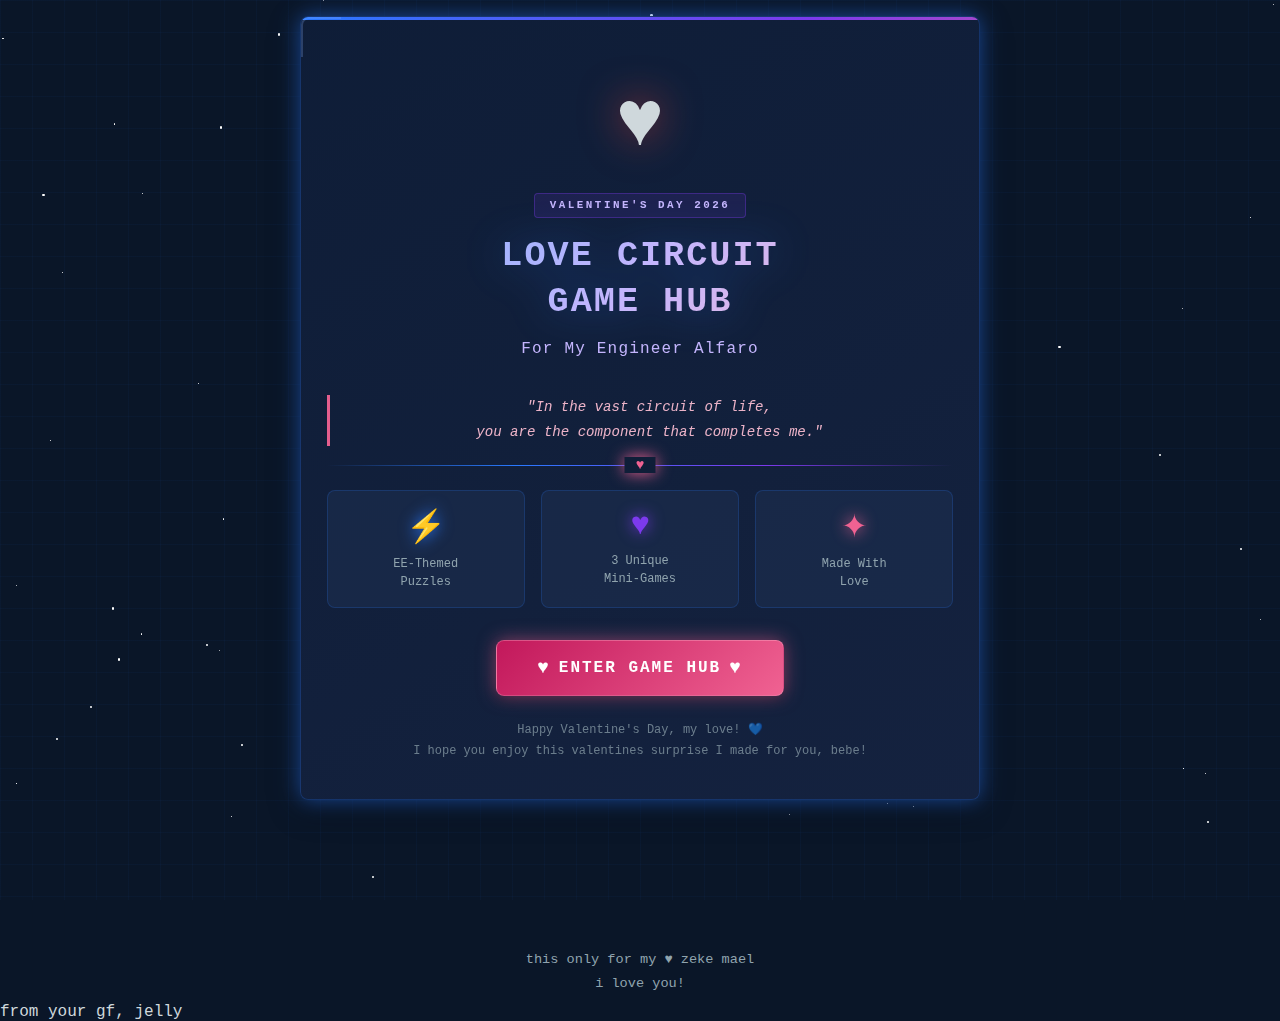
<file: index.html>
<!DOCTYPE html>
<html lang="en">
<head>
<meta charset="UTF-8">
<meta name="viewport" content="width=device-width,initial-scale=1,maximum-scale=1">
<title>💙 Valentine's Game Hub 💜</title>
<link rel="stylesheet" href="style.css">
</head>
<body>
<div id="stars"></div>
<div id="fhearts"></div>

<!-- Pixel Scene at Bottom -->
<!-- <div id="pixel-scene">
  <div class="grass"></div>
  <div class="ground"></div>
  <div id="pixel-chars"></div>
  <div class="house" id="pixel-house"></div>
</div> -->

<div id="app">

<!-- ══════════════════════════════════════
     WELCOME / LANDING
══════════════════════════════════════ -->
<div id="s-welcome" class="screen active">
  <div class="panel">
    <div class="welcome-hero">
      <span class="hero-heart">♥</span>
      <div class="badge v">Valentine's Day 2026</div>
      <h1 class="title">Love Circuit<br>Game Hub</h1>
      <p class="subtitle">For My Engineer Alfaro</p>
    </div>
    
    <p class="love-msg">
      "In the vast circuit of life,<br>
      you are the component that completes me."
    </p>
    
    <div class="divider"></div>
    
    <div class="feature-grid">
      <div class="feature">
        <span class="feature-icon" style="color:var(--blue)">⚡</span>
        <div class="feature-text">EE-Themed<br>Puzzles</div>
      </div>
      <div class="feature">
        <span class="feature-icon" style="color:var(--vio)">♥</span>
        <div class="feature-text">3 Unique<br>Mini-Games</div>
      </div>
      <div class="feature">
        <span class="feature-icon" style="color:var(--pink)">✦</span>
        <div class="feature-text">Made With<br>Love</div>
      </div>
    </div>
    
    <div style="text-align:center;margin-top:2rem">
      <button class="btn lg p" onclick="enterHub()">
        <span style="font-size:1.2rem">♥</span>
        Enter Game Hub
        <span style="font-size:1.2rem">♥</span>
      </button>
    </div>
    
    <p style="margin-top:1.5rem;font-size:.75rem;opacity:.7">
      Happy Valentine's Day, my love! 💙
      <br>
      I hope you enjoy this valentines surprise I made for you, bebe!
    </p>
  </div>
</div>

<!-- ══════════════════════════════════════
     HUB
══════════════════════════════════════ -->
<div id="s-hub" class="screen">
  <div class="panel" style="text-align:center;margin-bottom:1rem">
    <div class="badge">Game Selection</div>
    <h1 class="title">Choose Your<br>Adventure</h1>
    <p class="subtitle">3 Ways to Show My Love</p>
  </div>

  <div class="game-grid">
    <div class="gcard" onclick="launch('a')">
      <div class="gcard-num">GAME 01</div>
      <div class="gcard-top">
        <div class="gcard-ico">⚡</div>
        <div>
          <div class="gcard-name">Circuit Connect</div>
          <div class="gcard-desc">Wire the pathways to power our love</div>
        </div>
      </div>
      <div class="gcard-tags">
        <span class="tag">EE Puzzle</span>
        <span class="tag">3 Rounds</span>
        <span class="tag">Logic</span>
      </div>
      <div class="gcard-bar"></div>
    </div>

    <div class="gcard" onclick="launch('b')">
      <div class="gcard-num">GAME 02</div>
      <div class="gcard-top">
        <div class="gcard-ico">⛏</div>
        <div>
          <div class="gcard-name">Heart Collector</div>
          <div class="gcard-desc">Catch falling hearts in pixel style</div>
        </div>
      </div>
      <div class="gcard-tags">
        <span class="tag">Arcade</span>
        <span class="tag">Reflex</span>
        <span class="tag">Minecraft</span>
      </div>
      <div class="gcard-bar"></div>
    </div>

    <div class="gcard" onclick="launch('c')">
      <div class="gcard-num">GAME 03</div>
      <div class="gcard-top">
        <div class="gcard-ico">◉</div>
        <div>
          <div class="gcard-name">Memory Match</div>
          <div class="gcard-desc">Pair EE symbols and Valentine icons</div>
        </div>
      </div>
      <div class="gcard-tags">
        <span class="tag">Memory</span>
        <span class="tag">Card Flip</span>
        <span class="tag">Brain</span>
      </div>
      <div class="gcard-bar"></div>
    </div>
  </div>
  
  <div class="back-row">
    <button class="btn sm v" onclick="goWelcome()">← Back</button>
  </div>
</div>

<!-- ══════════════════════════════════════
     GAME A — CIRCUIT
══════════════════════════════════════ -->
<div id="s-a" class="screen">
<div class="panel">
  <div style="text-align:center"><div class="badge">GAME 01 — Circuit Puzzle</div></div>
  <div class="rdots">
    <div class="rdot cur" id="rd0"></div>
    <div class="rdot" id="rd1"></div>
    <div class="rdot" id="rd2"></div>
  </div>
  <div id="ca-rtitle" style="text-align:center;color:var(--blue-l);font-size:.85rem;font-weight:700;letter-spacing:1.3px;margin-bottom:.4rem"></div>
  <div class="vbar-wrap"><div class="vbar-fill" id="ca-vf"></div><div class="vbar-lbl" id="ca-vl">0% ⚡</div></div>
  <div class="stats">
    <div class="stat"><b id="ca-sc">0</b>Score</div>
    <div class="stat"><b id="ca-ok">0</b>Connected</div>
    <div class="stat"><b id="ca-er">0</b>Errors</div>
  </div>
  <div class="instr" id="ca-ins"></div>
  <div id="ca-board" style="margin:.5rem 0"></div>
  <div style="font-size:.68rem;color:var(--dim);text-align:center;letter-spacing:1px;text-transform:uppercase;margin-top:.8rem;font-weight:600">Wire Tray — Pick & Click Slot</div>
  <div class="wtray" id="ca-tray"></div>
  <div class="fb" id="ca-fb"></div>
  <div class="back-row">
    <button class="btn sm" onclick="goHub()">← Hub</button>
  </div>
</div>
</div>

<!-- ══════════════════════════════════════
     GAME B — CATCHER
══════════════════════════════════════ -->
<div id="s-b" class="screen">
<div class="panel">
  <div style="text-align:center"><div class="badge">GAME 02 — Heart Collector</div></div>
  <div class="stats">
    <div class="stat"><b id="cb-sc">0</b>Score</div>
    <div class="stat"><b id="cb-ht">0</b>Caught</div>
    <div class="stat"><b id="cb-lv">1</b>Level</div>
  </div>
  <div class="lives" id="cb-lives"></div>
  <canvas id="cb-canvas" width="520" height="360"></canvas>
  <div class="thint">📱 Touch/Drag · 🖱️ Mouse · ⌨️ Arrow Keys</div>
  <div class="stats" style="margin-top:.6rem">
    <div class="stat"><b id="cb-bl">0</b>Blue ♥</div>
    <div class="stat"><b id="cb-vi">0</b>Violet ♥</div>
    <div class="stat"><b id="cb-pk">0</b>Pink ♥</div>
  </div>
  <div class="back-row">
    <button class="btn sm" onclick="goHub()">← Hub</button>
    <button class="btn sm v" id="cb-rbtn" onclick="cbInit()" style="display:none">↺ Restart</button>
  </div>
</div>
</div>

<!-- ══════════════════════════════════════
     GAME C — MEMORY
══════════════════════════════════════ -->
<div id="s-c" class="screen">
<div class="panel">
  <div style="text-align:center"><div class="badge">GAME 03 — Memory Match</div></div>
  <div class="stats">
    <div class="stat"><b id="cm-mv">0</b>Moves</div>
    <div class="stat"><b id="cm-pr">0</b>/<b id="cm-tt">8</b> Pairs</div>
    <div class="stat"><b id="cm-tm">0s</b>Time</div>
  </div>
  <div style="text-align:center;margin-bottom:.4rem">
    <div style="font-size:.68rem;color:var(--dim);letter-spacing:1.2px;margin-bottom:.5rem;font-weight:600">DIFFICULTY</div>
    <div class="diff-row">
      <div class="dbtn on" id="d-easy" onclick="setDiff('easy')">Easy (4×4)</div>
      <div class="dbtn" id="d-hard" onclick="setDiff('hard')">Hard (5×4)</div>
    </div>
  </div>
  <div id="cm-grid"></div>
  <div class="fb" id="cm-fb"></div>
  <div class="back-row">
    <button class="btn sm" onclick="goHub()">← Hub</button>
    <button class="btn sm v" onclick="cmInit()">↺ Restart</button>
  </div>
</div>
</div>

<!-- ══════════════════════════════════════
     WIN
══════════════════════════════════════ -->
<div id="s-win" class="screen">
<div class="panel" style="text-align:center">
  <div class="badge p" id="win-badge">Complete! ♥</div>
  <span class="big-heart">♥</span>
  <h1 class="title" id="win-title">You Complete<br>My Circuit</h1>
  <div><div class="win-score">
    <div class="sv" id="win-sv">0</div>
    <div class="sl" id="win-sl">POINTS</div>
  </div></div>
  <div class="divider"></div>
  <div class="win-msg" id="win-msg">Happy Valentine's Day, my love!</div>
  <div class="back-row">
    <button class="btn" onclick="goHub()">← Game Hub</button>
    <button class="btn v" id="win-again">↺ Play Again</button>
  </div>
</div>
</div>

</div><!-- /app -->

<script src="script.js"></script>
</body>

<footer class="valentine-footer">
  <p class="love-text">
    this only for my <span class="floating-heart">♥</span> zeke mael <br>i love you! </p>
  <div class="social-mini">
    <!-- <span>From your favorite post workout pic viewer 🏋️, cheerleader 🏀, and Minecraft adventurer ⛏️  -->
      <!-- <br><br>  -->
    from your gf, jelly</span>
  </div>
</footer>
</html>
</file>
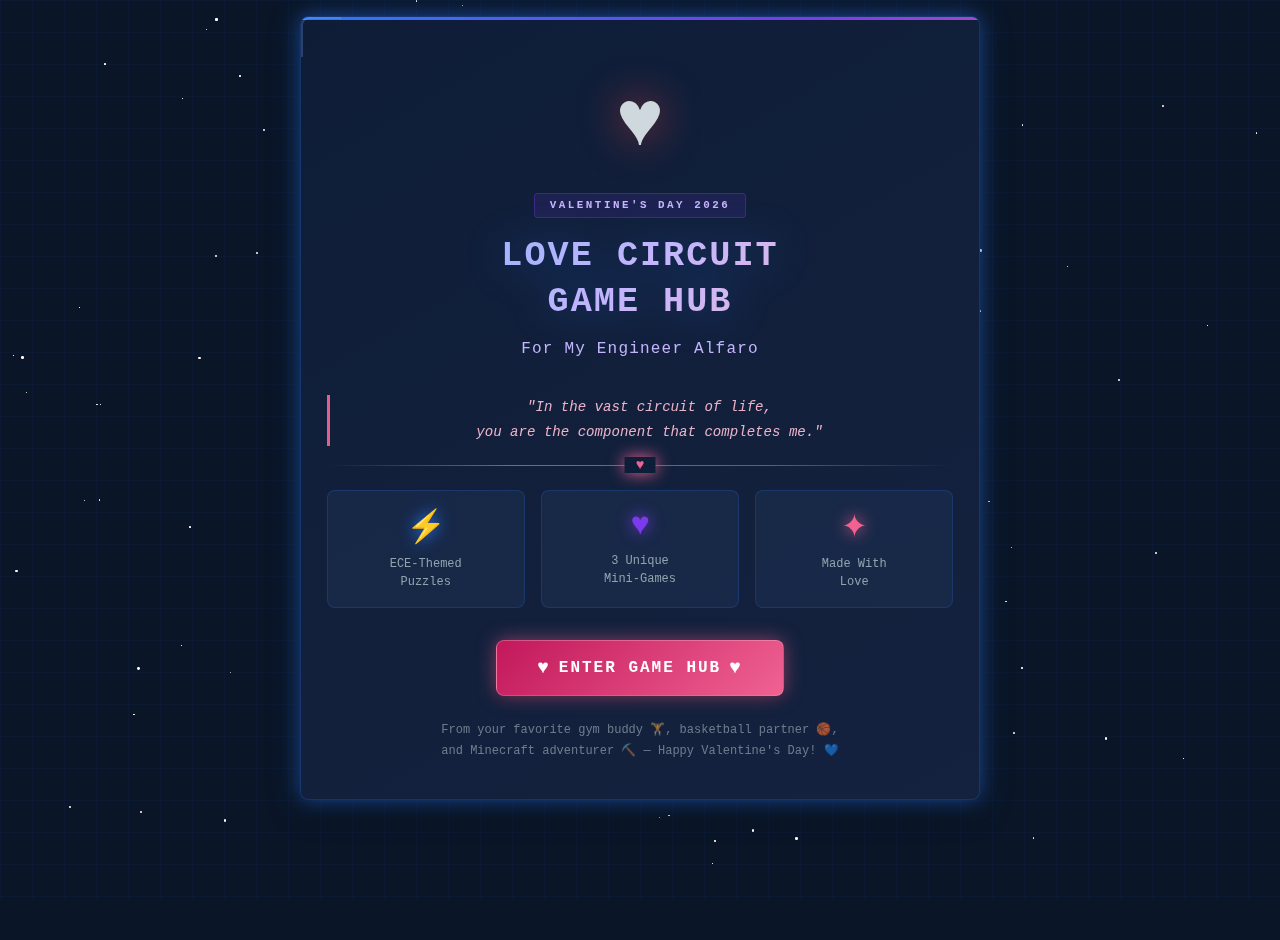
<file: valentines-game-hub-v2.html>
<!DOCTYPE html>
<html lang="en">
<head>
<meta charset="UTF-8">
<meta name="viewport" content="width=device-width,initial-scale=1,maximum-scale=1">
<title>💙 Valentine's Game Hub 💜</title>
<link rel="stylesheet" href="style.css">
</head>
<body>
<div id="stars"></div>
<div id="fhearts"></div>

<!-- Pixel Scene at Bottom -->
<!-- <div id="pixel-scene">
  <div class="grass"></div>
  <div class="ground"></div>
  <div id="pixel-chars"></div>
  <div class="house" id="pixel-house"></div>
</div> -->

<div id="app">

<!-- ══════════════════════════════════════
     WELCOME / LANDING
══════════════════════════════════════ -->
<div id="s-welcome" class="screen active">
  <div class="panel">
    <div class="welcome-hero">
      <span class="hero-heart">♥</span>
      <div class="badge v">Valentine's Day 2026</div>
      <h1 class="title">Love Circuit<br>Game Hub</h1>
      <p class="subtitle">For My Engineer Alfaro</p>
    </div>
    
    <p class="love-msg">
      "In the vast circuit of life,<br>
      you are the component that completes me."
    </p>
    
    <div class="divider"></div>
    
    <div class="feature-grid">
      <div class="feature">
        <span class="feature-icon" style="color:var(--blue)">⚡</span>
        <div class="feature-text">ECE-Themed<br>Puzzles</div>
      </div>
      <div class="feature">
        <span class="feature-icon" style="color:var(--vio)">♥</span>
        <div class="feature-text">3 Unique<br>Mini-Games</div>
      </div>
      <div class="feature">
        <span class="feature-icon" style="color:var(--pink)">✦</span>
        <div class="feature-text">Made With<br>Love</div>
      </div>
    </div>
    
    <div style="text-align:center;margin-top:2rem">
      <button class="btn lg p" onclick="enterHub()">
        <span style="font-size:1.2rem">♥</span>
        Enter Game Hub
        <span style="font-size:1.2rem">♥</span>
      </button>
    </div>
    
    <p style="margin-top:1.5rem;font-size:.75rem;opacity:.7">
      From your favorite gym buddy 🏋️, basketball partner 🏀,<br>
      and Minecraft adventurer ⛏️ — Happy Valentine's Day! 💙
    </p>
  </div>
</div>

<!-- ══════════════════════════════════════
     HUB
══════════════════════════════════════ -->
<div id="s-hub" class="screen">
  <div class="panel" style="text-align:center;margin-bottom:1rem">
    <div class="badge">Game Selection</div>
    <h1 class="title">Choose Your<br>Adventure</h1>
    <p class="subtitle">3 Ways to Show My Love</p>
  </div>

  <div class="game-grid">
    <div class="gcard" onclick="launch('a')">
      <div class="gcard-num">GAME 01</div>
      <div class="gcard-top">
        <div class="gcard-ico">⚡</div>
        <div>
          <div class="gcard-name">Circuit Connect</div>
          <div class="gcard-desc">Wire the pathways to power our love</div>
        </div>
      </div>
      <div class="gcard-tags">
        <span class="tag">ECE Puzzle</span>
        <span class="tag">3 Rounds</span>
        <span class="tag">Logic</span>
      </div>
      <div class="gcard-bar"></div>
    </div>

    <div class="gcard" onclick="launch('b')">
      <div class="gcard-num">GAME 02</div>
      <div class="gcard-top">
        <div class="gcard-ico">⛏</div>
        <div>
          <div class="gcard-name">Heart Collector</div>
          <div class="gcard-desc">Catch falling hearts in pixel style</div>
        </div>
      </div>
      <div class="gcard-tags">
        <span class="tag">Arcade</span>
        <span class="tag">Reflex</span>
        <span class="tag">Minecraft</span>
      </div>
      <div class="gcard-bar"></div>
    </div>

    <div class="gcard" onclick="launch('c')">
      <div class="gcard-num">GAME 03</div>
      <div class="gcard-top">
        <div class="gcard-ico">◉</div>
        <div>
          <div class="gcard-name">Memory Match</div>
          <div class="gcard-desc">Pair ECE symbols and Valentine icons</div>
        </div>
      </div>
      <div class="gcard-tags">
        <span class="tag">Memory</span>
        <span class="tag">Card Flip</span>
        <span class="tag">Brain</span>
      </div>
      <div class="gcard-bar"></div>
    </div>
  </div>
  
  <div class="back-row">
    <button class="btn sm v" onclick="goWelcome()">← Back</button>
  </div>
</div>

<!-- ══════════════════════════════════════
     GAME A — CIRCUIT
══════════════════════════════════════ -->
<div id="s-a" class="screen">
<div class="panel">
  <div style="text-align:center"><div class="badge">GAME 01 — Circuit Puzzle</div></div>
  <div class="rdots">
    <div class="rdot cur" id="rd0"></div>
    <div class="rdot" id="rd1"></div>
    <div class="rdot" id="rd2"></div>
  </div>
  <div id="ca-rtitle" style="text-align:center;color:var(--blue-l);font-size:.85rem;font-weight:700;letter-spacing:1.3px;margin-bottom:.4rem"></div>
  <div class="vbar-wrap"><div class="vbar-fill" id="ca-vf"></div><div class="vbar-lbl" id="ca-vl">0% ⚡</div></div>
  <div class="stats">
    <div class="stat"><b id="ca-sc">0</b>Score</div>
    <div class="stat"><b id="ca-ok">0</b>Connected</div>
    <div class="stat"><b id="ca-er">0</b>Errors</div>
  </div>
  <div class="instr" id="ca-ins"></div>
  <div id="ca-board" style="margin:.5rem 0"></div>
  <div style="font-size:.68rem;color:var(--dim);text-align:center;letter-spacing:1px;text-transform:uppercase;margin-top:.8rem;font-weight:600">Wire Tray — Pick & Click Slot</div>
  <div class="wtray" id="ca-tray"></div>
  <div class="fb" id="ca-fb"></div>
  <div class="back-row">
    <button class="btn sm" onclick="goHub()">← Hub</button>
  </div>
</div>
</div>

<!-- ══════════════════════════════════════
     GAME B — CATCHER
══════════════════════════════════════ -->
<div id="s-b" class="screen">
<div class="panel">
  <div style="text-align:center"><div class="badge">GAME 02 — Heart Collector</div></div>
  <div class="stats">
    <div class="stat"><b id="cb-sc">0</b>Score</div>
    <div class="stat"><b id="cb-ht">0</b>Caught</div>
    <div class="stat"><b id="cb-lv">1</b>Level</div>
  </div>
  <div class="lives" id="cb-lives"></div>
  <canvas id="cb-canvas" width="520" height="360"></canvas>
  <div class="thint">📱 Touch/Drag · 🖱️ Mouse · ⌨️ Arrow Keys</div>
  <div class="stats" style="margin-top:.6rem">
    <div class="stat"><b id="cb-bl">0</b>Blue ♥</div>
    <div class="stat"><b id="cb-vi">0</b>Violet ♥</div>
    <div class="stat"><b id="cb-pk">0</b>Pink ♥</div>
  </div>
  <div class="back-row">
    <button class="btn sm" onclick="goHub()">← Hub</button>
    <button class="btn sm v" id="cb-rbtn" onclick="cbInit()" style="display:none">↺ Restart</button>
  </div>
</div>
</div>

<!-- ══════════════════════════════════════
     GAME C — MEMORY
══════════════════════════════════════ -->
<div id="s-c" class="screen">
<div class="panel">
  <div style="text-align:center"><div class="badge">GAME 03 — Memory Match</div></div>
  <div class="stats">
    <div class="stat"><b id="cm-mv">0</b>Moves</div>
    <div class="stat"><b id="cm-pr">0</b>/<b id="cm-tt">8</b> Pairs</div>
    <div class="stat"><b id="cm-tm">0s</b>Time</div>
  </div>
  <div style="text-align:center;margin-bottom:.4rem">
    <div style="font-size:.68rem;color:var(--dim);letter-spacing:1.2px;margin-bottom:.5rem;font-weight:600">DIFFICULTY</div>
    <div class="diff-row">
      <div class="dbtn on" id="d-easy" onclick="setDiff('easy')">Easy (4×4)</div>
      <div class="dbtn" id="d-hard" onclick="setDiff('hard')">Hard (5×4)</div>
    </div>
  </div>
  <div id="cm-grid"></div>
  <div class="fb" id="cm-fb"></div>
  <div class="back-row">
    <button class="btn sm" onclick="goHub()">← Hub</button>
    <button class="btn sm v" onclick="cmInit()">↺ Restart</button>
  </div>
</div>
</div>

<!-- ══════════════════════════════════════
     WIN
══════════════════════════════════════ -->
<div id="s-win" class="screen">
<div class="panel" style="text-align:center">
  <div class="badge p" id="win-badge">Complete! ♥</div>
  <span class="big-heart">♥</span>
  <h1 class="title" id="win-title">You Complete<br>My Circuit</h1>
  <div><div class="win-score">
    <div class="sv" id="win-sv">0</div>
    <div class="sl" id="win-sl">POINTS</div>
  </div></div>
  <div class="divider"></div>
  <div class="win-msg" id="win-msg">Happy Valentine's Day, my love!</div>
  <div class="back-row">
    <button class="btn" onclick="goHub()">← Game Hub</button>
    <button class="btn v" id="win-again">↺ Play Again</button>
  </div>
</div>
</div>

</div><!-- /app -->

<script src="script.js"></script>
</body>
</html>
</file>
<file: style.css>
/* ═══════════════════════════════════════════
   TOKENS
═══════════════════════════════════════════ */
:root{
  --B1:#0a1628; --B2:#0f1e38; --B3:#152340; --B4:#1c2e50;
  --blue:#2979ff; --blue-l:#82b1ff; --blue-d:#0d47a1; --blue-xl:#e3f2fd;
  --vio:#7c3aed;  --vio-l:#c4b5fd;  --vio-d:#4c1d95;
  --pink:#f06292; --pink-l:#f8bbd0; --pink-d:#c2185b;
  --red:#f44336;  --gold:#ffd54f;
  --txt:#cfd8dc;  --dim:#546e7a;  --dim2:#90a4ae;
  --gB:0 0 22px #2979ff88; --gV:0 0 22px #7c3aed88;
  --gP:0 0 18px #f0629288; --gR:0 0 16px #f4433688;
  --r:8px; --font:'Courier New',monospace;
}
*,*::before,*::after{box-sizing:border-box;margin:0;padding:0}
html{height:100%}
body{
  min-height:100vh;background:var(--B1);
  color:var(--txt);font-family:var(--font);
  overflow-x:hidden;-webkit-tap-highlight-color:transparent;
}

/* ═══════════════════════════════════════════
   ANIMATED BG GRID
═══════════════════════════════════════════ */
body::before{
  content:'';position:fixed;inset:0;z-index:0;
  background-image:
    linear-gradient(rgba(41,121,255,.04) 1px,transparent 1px),
    linear-gradient(90deg,rgba(41,121,255,.04) 1px,transparent 1px);
  background-size:32px 32px;
  animation:bgScroll 20s linear infinite;pointer-events:none;
}
@keyframes bgScroll{0%{background-position:0 0}100%{background-position:32px 32px}}

/* Stars */
#stars{position:fixed;inset:0;z-index:0;pointer-events:none;overflow:hidden}
.star{
  position:absolute;border-radius:50%;background:#fff;
  animation:twinkle var(--d,3s) ease-in-out infinite alternate;
  animation-delay:var(--dl,0s);
}
@keyframes twinkle{from{opacity:.03;transform:scale(.8)}to{opacity:.85;transform:scale(1.1)}}

/* Floating hearts */
#fhearts{position:fixed;inset:0;z-index:0;pointer-events:none;overflow:hidden}
.fh{
  position:absolute;bottom:-2rem;opacity:0;
  left:var(--x);font-size:var(--fs,1.1rem);
  animation:floatUp var(--dur,10s) linear infinite;
  animation-delay:var(--dl,0s);filter:drop-shadow(0 0 6px currentColor);
}
@keyframes floatUp{
  0%{transform:translateY(0) rotate(-10deg) scale(.6);opacity:0}
  6%{opacity:.7}88%{opacity:.25}
  100%{transform:translateY(-105vh) rotate(10deg) scale(1.1);opacity:0}
}

/* ═══════════════════════════════════════════
   PIXEL SCENE AT BOTTOM
═══════════════════════════════════════════ */
#pixel-scene{
  position:fixed;bottom:0;left:0;right:0;height:120px;
  z-index:2;pointer-events:none;overflow:hidden;
  background:linear-gradient(to top,rgba(10,22,40,.95),transparent);
}
.ground{
  position:absolute;bottom:0;left:0;right:0;height:24px;
  background:repeating-linear-gradient(90deg,#1a2f4d 0px,#1a2f4d 16px,#152841 16px,#152841 32px);
  border-top:2px solid rgba(41,121,255,.3);
}
.grass{
  position:absolute;bottom:24px;left:0;right:0;height:4px;
  background:repeating-linear-gradient(90deg,#2d5f3f 0px,#2d5f3f 8px,#265336 8px,#265336 16px);
}

/* Pixel characters */
.pchar{
  position:absolute;bottom:28px;
  display:grid;gap:1px;image-rendering:pixelated;
  animation:walk 3s linear infinite;
}
@keyframes walk{
  0%{left:-80px}
  100%{left:calc(100% + 80px)}
}
.pchar.reverse{animation:walkRev 4s linear infinite}
@keyframes walkRev{
  0%{right:-80px}
  100%{right:calc(100% + 80px)}
}
.px{border-radius:1px}

/* House */
.house{
  position:absolute;bottom:28px;right:15%;
  display:grid;grid-template-columns:repeat(10,6px);
  grid-template-rows:repeat(12,6px);gap:1px;
  image-rendering:pixelated;
}

/* ═══════════════════════════════════════════
   LAYOUT
═══════════════════════════════════════════ */
#app{
  position:relative;z-index:1;
  display:flex;flex-direction:column;align-items:center;
  min-height:100vh;padding:1rem .75rem 140px;
}
.screen{
  display:none;flex-direction:column;align-items:center;
  width:100%;max-width:680px;padding:0;
  animation:fadeIn .4s ease;
}
.screen.active{display:flex}
@keyframes fadeIn{from{opacity:0;transform:translateY(12px)}to{opacity:1;transform:none}}

/* ═══════════════════════════════════════════
   GLASS PANEL
═══════════════════════════════════════════ */
.panel{
  width:100%;border-radius:var(--r);
  background:linear-gradient(150deg,rgba(15,30,56,.97),rgba(21,35,64,.97));
  border:1px solid rgba(41,121,255,.25);
  box-shadow:var(--gB),0 8px 32px rgba(0,0,0,.4),inset 0 1px 0 rgba(255,255,255,.04);
  position:relative;overflow:hidden;padding:1.8rem 1.6rem;
  backdrop-filter:blur(10px);
}
.panel::before{
  content:'';position:absolute;top:0;left:0;right:0;height:3px;
  background:linear-gradient(90deg,var(--blue),var(--vio),var(--pink),var(--vio),var(--blue));
  background-size:300% 100%;animation:shimmer 4s linear infinite;
}
@keyframes shimmer{0%{background-position:0%}100%{background-position:300%}}
.panel::after{
  content:'';position:absolute;top:0;left:0;
  width:40px;height:40px;
  border-top:2px solid var(--blue-l);
  border-left:2px solid var(--blue-l);
  opacity:.25;border-radius:var(--r) 0 0 0;
}

/* ═══════════════════════════════════════════
   TYPE
═══════════════════════════════════════════ */
.title{
  font-size:clamp(1.4rem,6vw,2.2rem);font-weight:900;
  letter-spacing:2px;text-transform:uppercase;
  text-align:center;line-height:1.3;
  background:linear-gradient(135deg,var(--blue-l),var(--vio-l),var(--pink-l));
  -webkit-background-clip:text;-webkit-text-fill-color:transparent;
  background-clip:text;filter:drop-shadow(0 0 20px #2979ff66);
  margin-bottom:.6rem;
}
.subtitle{
  font-size:clamp(.82rem,2.8vw,1rem);color:var(--vio-l);
  text-align:center;letter-spacing:1.2px;margin-bottom:1rem;
}
.love-msg{
  color:var(--pink-l);font-size:.88rem;text-align:center;
  font-style:italic;line-height:1.8;
  border-left:3px solid var(--pink);padding-left:1rem;
  margin:.8rem 0;opacity:.95;
}
p{color:var(--dim2);font-size:.85rem;text-align:center;line-height:1.75;margin:.5rem 0}

/* ═══════════════════════════════════════════
   BADGE
═══════════════════════════════════════════ */
.badge{
  display:inline-flex;align-items:center;gap:.5rem;
  background:rgba(41,121,255,.12);
  border:1px solid rgba(41,121,255,.35);
  color:var(--blue-l);font-size:.68rem;
  letter-spacing:2.5px;text-transform:uppercase;font-weight:700;
  padding:.35rem .9rem;border-radius:4px;margin-bottom:1rem;
}
.badge.v{background:rgba(124,58,237,.12);border-color:rgba(124,58,237,.35);color:var(--vio-l)}
.badge.p{background:rgba(240,98,146,.12);border-color:rgba(240,98,146,.35);color:var(--pink-l)}

/* ═══════════════════════════════════════════
   BUTTONS
═══════════════════════════════════════════ */
.btn{
  display:inline-flex;align-items:center;justify-content:center;gap:.5rem;
  padding:.75rem 2rem;font-family:var(--font);font-size:.82rem;
  font-weight:700;letter-spacing:2px;text-transform:uppercase;
  cursor:pointer;border-radius:var(--r);transition:all .2s;
  background:linear-gradient(135deg,var(--blue-d),var(--blue));
  color:#fff;border:1px solid rgba(130,177,255,.4);
  box-shadow:var(--gB),0 4px 12px rgba(0,0,0,.3);
  position:relative;overflow:hidden;
}
.btn::after{
  content:'';position:absolute;inset:0;
  background:linear-gradient(135deg,rgba(255,255,255,.15),transparent);
  opacity:0;transition:opacity .2s;
}
.btn:hover{transform:translateY(-2px) scale(1.02);box-shadow:0 0 36px #2979ffaa,0 6px 20px rgba(0,0,0,.4)}
.btn:hover::after{opacity:1}
.btn:active{transform:scale(.98)}
.btn.v{background:linear-gradient(135deg,var(--vio-d),var(--vio));border-color:rgba(196,181,253,.3);box-shadow:var(--gV),0 4px 12px rgba(0,0,0,.3)}
.btn.v:hover{box-shadow:0 0 36px #7c3aedaa,0 6px 20px rgba(0,0,0,.4)}
.btn.p{background:linear-gradient(135deg,var(--pink-d),var(--pink));border-color:rgba(248,187,208,.3);box-shadow:var(--gP),0 4px 12px rgba(0,0,0,.3)}
.btn.p:hover{box-shadow:0 0 36px #f06292aa,0 6px 20px rgba(0,0,0,.4)}
.btn.sm{padding:.45rem 1.2rem;font-size:.72rem}
.btn.lg{padding:1rem 2.5rem;font-size:1rem}

/* ═══════════════════════════════════════════
   DIVIDER
═══════════════════════════════════════════ */
.divider{
  width:100%;margin:1.2rem 0;height:1px;
  background:linear-gradient(90deg,transparent,var(--blue) 30%,var(--vio) 70%,transparent);
  position:relative;
}
.divider::after{
  content:'♥';position:absolute;left:50%;top:50%;
  transform:translate(-50%,-50%);
  background:var(--B2);padding:0 .7rem;
  color:var(--pink);font-size:.9rem;
  filter:drop-shadow(0 0 8px var(--pink));
}

/* ═══════════════════════════════════════════
   STATS BAR
═══════════════════════════════════════════ */
.stats{
  display:grid;grid-template-columns:repeat(3,1fr);
  gap:.5rem;margin-bottom:1rem;width:100%;
}
.stat{
  background:rgba(28,46,80,.8);
  border:1px solid rgba(41,121,255,.2);
  border-radius:var(--r);padding:.5rem .6rem;
  font-size:.7rem;color:var(--dim2);text-align:center;
  transition:all .2s;
}
.stat:hover{border-color:rgba(41,121,255,.4);background:rgba(28,46,80,.95)}
.stat b{display:block;color:var(--pink-l);font-size:1.1rem;line-height:1.3;margin-bottom:.15rem}

/* ═══════════════════════════════════════════
   VOLTAGE BAR
═══════════════════════════════════════════ */
.vbar-wrap{
  width:100%;height:20px;background:rgba(28,46,80,.9);
  border:1px solid rgba(41,121,255,.25);border-radius:10px;
  overflow:hidden;position:relative;margin:.5rem 0 1rem;
}
.vbar-fill{
  height:100%;border-radius:10px;width:0%;
  background:linear-gradient(90deg,var(--blue-d),var(--blue),var(--vio-l));
  box-shadow:0 0 15px var(--blue);
  transition:width .5s cubic-bezier(.4,0,.2,1);
  position:relative;overflow:hidden;
}
.vbar-fill::after{
  content:'';position:absolute;inset:0;
  background:linear-gradient(90deg,transparent 0%,rgba(255,255,255,.3) 50%,transparent 100%);
  animation:sweep 2s linear infinite;
}
@keyframes sweep{0%{transform:translateX(-100%)}100%{transform:translateX(400%)}}
.vbar-lbl{
  position:absolute;right:10px;top:50%;transform:translateY(-50%);
  font-size:.7rem;font-weight:700;color:#fff;
  text-shadow:0 1px 3px #000;pointer-events:none;
}

/* ═══════════════════════════════════════════
   FEEDBACK
═══════════════════════════════════════════ */
.fb{
  min-height:26px;font-size:.8rem;text-align:center;
  color:var(--pink-l);margin:.3rem 0;
  transition:all .3s;letter-spacing:.5px;
}

/* ═══════════════════════════════════════════
   PARTICLES
═══════════════════════════════════════════ */
.pt{
  position:fixed;border-radius:2px;pointer-events:none;z-index:9999;
  animation:ptBurst var(--dur,.9s) ease-out forwards;
}
@keyframes ptBurst{
  0%{opacity:1;transform:translate(0,0) scale(1) rotate(0deg)}
  100%{opacity:0;transform:translate(var(--tx),var(--ty)) scale(0) rotate(var(--r,360deg))}
}

/* ═══════════════════════════════════════════
   WELCOME SCREEN
═══════════════════════════════════════════ */
.welcome-hero{
  text-align:center;margin:2rem 0;
}
.hero-heart{
  font-size:5rem;
  animation:hbeat 1.5s ease-in-out infinite;
  filter:drop-shadow(0 0 20px #f4433688);
  display:block;margin:0 auto 1.5rem;
}
@keyframes hbeat{
  0%,100%{transform:scale(1)}
  35%{transform:scale(1.15)}
  55%{transform:scale(1.05)}
  70%{transform:scale(1.12)}
}
.feature-grid{
  display:grid;grid-template-columns:repeat(auto-fit,minmax(140px,1fr));
  gap:1rem;margin:1.5rem 0;
}
.feature{
  background:rgba(28,46,80,.6);
  border:1px solid rgba(41,121,255,.2);
  border-radius:var(--r);padding:1rem;
  text-align:center;transition:all .3s;
}
.feature:hover{
  border-color:rgba(41,121,255,.5);
  transform:translateY(-4px);
  box-shadow:0 8px 24px rgba(0,0,0,.3);
}
.feature-icon{font-size:2rem;display:block;margin-bottom:.5rem;filter:drop-shadow(0 0 8px currentColor)}
.feature-text{font-size:.75rem;color:var(--dim2);line-height:1.5}

/* ═══════════════════════════════════════════
   HUB GAME CARDS
═══════════════════���═══════════════════════ */
.game-grid{
  display:grid;gap:1rem;width:100%;margin-top:1rem;
}
.gcard{
  background:linear-gradient(135deg,rgba(15,30,56,.92),rgba(21,35,64,.92));
  border:1px solid rgba(41,121,255,.25);border-radius:var(--r);
  padding:1.3rem 1.4rem;cursor:pointer;
  transition:all .25s;position:relative;overflow:hidden;
}
.gcard::before{
  content:'';position:absolute;inset:0;
  background:linear-gradient(135deg,rgba(41,121,255,.08),transparent 60%);
  opacity:0;transition:opacity .25s;
}
.gcard:hover{
  border-color:rgba(41,121,255,.6);
  box-shadow:var(--gB),0 8px 28px rgba(0,0,0,.4);
  transform:translateY(-4px);
}
.gcard:hover::before{opacity:1}
.gcard:active{transform:scale(.99)}
.gcard-num{
  position:absolute;top:.8rem;right:1rem;
  font-size:.62rem;color:var(--dim);letter-spacing:1.5px;font-weight:700;
}
.gcard-top{display:flex;align-items:center;gap:1.1rem;margin-bottom:.7rem}
.gcard-ico{
  font-size:2.8rem;line-height:1;
  filter:drop-shadow(0 0 10px rgba(41,121,255,.5));
}
.gcard-name{
  font-size:.95rem;font-weight:700;letter-spacing:1.2px;
  color:var(--blue-l);text-transform:uppercase;margin-bottom:.25rem;
}
.gcard-desc{font-size:.75rem;color:var(--dim2);line-height:1.5}
.gcard-tags{display:flex;gap:.4rem;flex-wrap:wrap;margin-top:.65rem}
.tag{
  font-size:.62rem;padding:.2rem .55rem;border-radius:3px;
  background:rgba(41,121,255,.1);border:1px solid rgba(41,121,255,.25);
  color:var(--dim2);letter-spacing:.8px;
}
.gcard-bar{
  height:3px;width:0%;border-radius:1.5px;
  background:linear-gradient(90deg,var(--blue),var(--vio));
  position:absolute;bottom:0;left:0;
  transition:width .4s ease;
}
.gcard:hover .gcard-bar{width:100%}

/* ═══════════════════════════════════════════
   ██ GAME A — CIRCUIT
═══════════════════════════════════════════ */
.crow{display:flex;align-items:center;width:100%;margin-bottom:.7rem}
.node{
  flex-shrink:0;width:45px;height:45px;border-radius:var(--r);
  border:2px solid rgba(41,121,255,.4);background:rgba(28,46,80,.85);
  display:flex;align-items:center;justify-content:center;
  font-size:.65rem;color:var(--blue-l);text-align:center;line-height:1.3;
  cursor:pointer;transition:all .2s;font-weight:600;
}
.node:hover{border-color:var(--blue-l);transform:scale(1.05)}
.node.powered{
  background:linear-gradient(135deg,var(--blue-d),var(--blue));
  border-color:var(--blue-l);box-shadow:var(--gB);color:#fff;
}
.wslot{
  flex:1;height:45px;display:flex;align-items:center;
  justify-content:center;cursor:pointer;padding:0 3px;
}
.wtrack{
  width:100%;height:7px;background:rgba(28,46,80,.9);
  border:1px dashed rgba(41,121,255,.25);border-radius:4px;
  transition:all .25s;
}
.wtrack.ok{
  background:linear-gradient(90deg,var(--blue),var(--vio-l));
  border:none;box-shadow:0 0 14px var(--blue),0 0 24px #2979ff44;
  height:7px;
}
.wtrack.bad{
  background:linear-gradient(90deg,var(--red),#ff6b6b);
  border:none;box-shadow:var(--gR);animation:shake .4s;
}
@keyframes shake{0%,100%{transform:none}25%{transform:translateX(-6px)}75%{transform:translateX(6px)}}
.ccomp{
  flex-shrink:0;width:58px;height:45px;
  background:rgba(28,46,80,.85);border:2px solid rgba(41,121,255,.25);
  border-radius:var(--r);display:flex;align-items:center;
  justify-content:center;font-size:1.2rem;
  transition:all .3s;
}
.ccomp.lit{border-color:var(--vio-l);box-shadow:var(--gV);background:rgba(124,58,237,.15)}
.ccomp-col{display:flex;flex-direction:column;align-items:center;gap:3px}
.ccomp-lbl{font-size:.58rem;color:var(--dim);letter-spacing:.8px;text-transform:uppercase;font-weight:600}

.wtray{display:flex;gap:.6rem;flex-wrap:wrap;justify-content:center;margin:.9rem 0 .3rem}
.wp{
  height:26px;min-width:68px;border-radius:13px;
  display:flex;align-items:center;justify-content:center;
  font-size:.65rem;font-weight:700;letter-spacing:1.2px;
  cursor:pointer;border:2px solid transparent;transition:all .18s;
  padding:0 .9rem;
}
.wp.bw{background:var(--blue);color:#fff;border-color:rgba(130,177,255,.6)}
.wp.vw{background:var(--vio);color:#fff;border-color:rgba(196,181,253,.6)}
.wp.pw{background:var(--pink-d);color:#fff;border-color:rgba(248,187,208,.6)}
.wp:hover,.wp.sel{
  transform:scale(1.14) translateY(-3px);
  box-shadow:0 10px 28px rgba(0,0,0,.5);border-color:#fff !important;
}
.wp.used{opacity:.3;cursor:not-allowed;transform:none !important;box-shadow:none !important}

.rdots{display:flex;gap:10px;justify-content:center;margin-bottom:.6rem}
.rdot{
  width:11px;height:11px;border-radius:3px;
  background:rgba(28,46,80,.9);border:1px solid rgba(41,121,255,.25);
  transition:all .3s;
}
.rdot.done{background:var(--blue);box-shadow:var(--gB);border-color:var(--blue-l)}
.rdot.cur{
  background:var(--vio);box-shadow:var(--gV);border-color:var(--vio-l);
  animation:rdPulse .9s ease-in-out infinite alternate;
}
@keyframes rdPulse{from{box-shadow:var(--gV)}to{box-shadow:0 0 16px #7c3aedcc}}

/* ═══════════════════════════════════════════
   ██ GAME B — CATCHER
═════════════════════���═════════════════════ */
#cb-canvas{
  display:block;width:100%;max-width:560px;
  border:1px solid rgba(41,121,255,.35);border-radius:var(--r);
  box-shadow:var(--gB),0 6px 20px rgba(0,0,0,.4);
  cursor:none;touch-action:none;
  image-rendering:pixelated;
}
.lives{display:flex;gap:.4rem;justify-content:center;margin-bottom:.6rem}
.life{font-size:1.2rem;transition:all .3s}

/* ═══════════════════════════════════════════
   ██ GAME C — MEMORY
═══════════════════════════════════════════ */
#cm-grid{
  display:grid;
  grid-template-columns:repeat(4,1fr);
  gap:.6rem;width:100%;margin-top:.6rem;
}
.mcard{
  aspect-ratio:1;
  perspective:700px;
  cursor:pointer;
}
.mcard-inner{
  width:100%;height:100%;
  position:relative;
  transform-style:preserve-3d;
  transition:transform .55s cubic-bezier(.4,0,.6,1);
  border-radius:var(--r);
}
.mcard.flipped .mcard-inner,
.mcard.matched .mcard-inner{
  transform:rotateY(180deg);
}
.mcard-front,.mcard-back{
  position:absolute;inset:0;
  border-radius:var(--r);
  backface-visibility:hidden;
  -webkit-backface-visibility:hidden;
  display:flex;align-items:center;justify-content:center;
}
.mcard-front{
  background:linear-gradient(135deg,var(--B3),var(--B4));
  border:1px solid rgba(41,121,255,.3);
  flex-direction:column;gap:4px;
  overflow:hidden;
}
.mcard-front::before{
  content:'';position:absolute;inset:0;
  background:
    linear-gradient(rgba(41,121,255,.07) 1px,transparent 1px),
    linear-gradient(90deg,rgba(41,121,255,.07) 1px,transparent 1px);
  background-size:14px 14px;
}
.mcard-front-ico{
  font-size:1.6rem;position:relative;z-index:1;
  filter:drop-shadow(0 0 8px var(--blue));
  opacity:.6;
}
.mcard-back{
  transform:rotateY(180deg);
  background:linear-gradient(135deg,rgba(15,30,56,.96),rgba(21,35,64,.96));
  border:1px solid rgba(41,121,255,.35);
  font-size:clamp(1.6rem,6vw,2.2rem);
}
.mcard.matched .mcard-front,
.mcard.matched .mcard-back{
  border-color:rgba(124,58,237,.6);
}
.mcard.matched .mcard-back{
  background:linear-gradient(135deg,rgba(124,58,237,.22),rgba(124,58,237,.06));
  box-shadow:var(--gV);
}
.mcard.wrong .mcard-back{
  border-color:var(--red);
  box-shadow:var(--gR);
  animation:cardWrong .45s ease;
}
@keyframes cardWrong{0%,100%{transform:rotateY(180deg) translateX(0)}25%{transform:rotateY(180deg) translateX(-6px)}75%{transform:rotateY(180deg) translateX(6px)}}
.mcard:not(.flipped):not(.matched):hover .mcard-front{
  border-color:rgba(41,121,255,.6);
  box-shadow:0 0 16px rgba(41,121,255,.35);
  transform:scale(1.04);transition:transform .18s;
}
.diff-row{display:flex;gap:.6rem;justify-content:center;margin:.6rem 0}
.dbtn{
  padding:.4rem 1.1rem;border-radius:var(--r);
  background:rgba(28,46,80,.8);border:1px solid rgba(41,121,255,.25);
  color:var(--dim2);font-family:var(--font);font-size:.72rem;
  cursor:pointer;letter-spacing:1.2px;text-transform:uppercase;transition:all .2s;font-weight:600;
}
.dbtn:hover,.dbtn.on{
  background:rgba(41,121,255,.2);border-color:var(--blue-l);
  color:var(--blue-xl);box-shadow:0 0 14px rgba(41,121,255,.3);
}

/* ═══════════════════════════════════════════
   WIN SCREEN
═══════════════════════════════════════════ */
.big-heart{
  font-size:4rem;display:block;text-align:center;
  animation:hbeat 1.2s ease-in-out infinite;
  filter:drop-shadow(0 0 18px #f4433688);margin:.7rem auto;
}
.win-score{
  display:inline-block;
  background:linear-gradient(135deg,var(--blue-d),var(--blue));
  border:1px solid rgba(130,177,255,.4);border-radius:var(--r);
  padding:.7rem 2.5rem;text-align:center;box-shadow:var(--gB);margin:.8rem 0;
}
.win-score .sv{font-size:2.4rem;font-weight:900;color:#fff;line-height:1.2}
.win-score .sl{font-size:.65rem;color:var(--blue-l);letter-spacing:2.5px;text-transform:uppercase}
.win-msg{
  background:rgba(21,35,64,.7);
  border:1px solid rgba(124,58,237,.25);border-radius:var(--r);
  padding:1.1rem 1.3rem;font-size:.85rem;color:var(--dim2);
  text-align:center;line-height:1.9;margin:1rem 0;
}
.win-msg strong{color:var(--vio-l)}

/* ═══════════════════════════════════════════
   MISC
═══════════════════════════════════════════ */
.instr{
  background:rgba(41,121,255,.08);border-left:3px solid var(--blue);
  border-radius:0 var(--r) var(--r) 0;padding:.65rem 1rem;
  font-size:.78rem;color:var(--dim2);line-height:1.7;margin-bottom:.9rem;
}
.instr b{color:var(--blue-l)}
.back-row{
  display:flex;gap:.8rem;justify-content:center;
  flex-wrap:wrap;margin-top:1.2rem;
}
.thint{font-size:.7rem;color:var(--dim);text-align:center;margin-top:.45rem;letter-spacing:.6px}

/* ═══════════════════════════════════════════
   RESPONSIVE
═══════════════════════════════════════════ */
@media(max-width:480px){
  .panel{padding:1.4rem 1.2rem}
  .node{width:38px;height:38px;font-size:.58rem}
  .ccomp{width:48px;height:38px;font-size:1rem}
  .wslot{height:38px}
  #cm-grid{gap:.45rem}
  .feature-grid{grid-template-columns:1fr}
  .title{font-size:clamp(1.2rem,5vw,1.6rem)}
  #pixel-scene{height:90px}
  .ground{height:18px}
  #app{padding-bottom:110px}
}
@media(min-width:768px){
  .game-grid{grid-template-columns:repeat(auto-fit,minmax(280px,1fr))}
}
</file>
